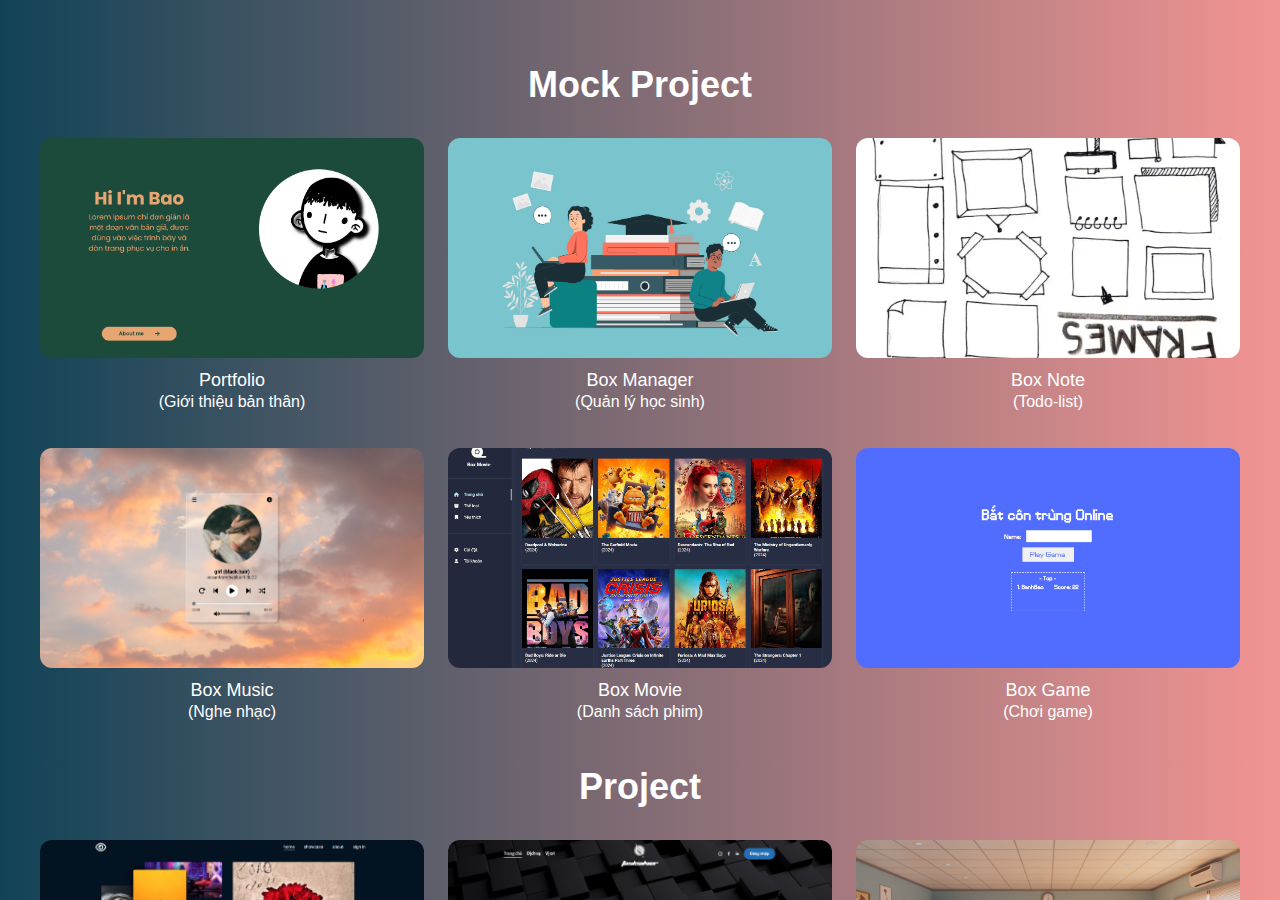
<file: index.html>
<!DOCTYPE html>
<html lang="en">
<head>
    <meta charset="UTF-8">
    <meta name="viewport" content="width=device-width, initial-scale=1.0">
    <title>Box Project</title>    
    <link rel="stylesheet" href="./assets/style.css">
</head>
<body>
    <div class="app">
        <div class="container">
            <h1>Mock Project</h1>
            <ul>
                <a target="_blank" href="https://mock-project.netlify.app/portfolio/">
                    <li>
                        <div class="image-wrapper">
                            <img class="image" src="./assets/po.jpg" />
                        </div>
                        <p>Portfolio <br/> <span>(Giới thiệu bản thân)</span></p>
                    </li>
                </a>
                <a target="_blank" href="https://mock-project.netlify.app/box-manager/">
                    <li>
                        <div class="image-wrapper">
                            <img class="image" src="./assets/ma.jpg" />
                        </div>
                        <p>Box Manager <br/> <span>(Quản lý học sinh)</span</p>
                    </li>
                </a>
                <a target="_blank" href="https://mock-project.netlify.app/box-note/">
                    <li>
                        <div class="image-wrapper">
                            <img class="image" src="./assets/no.jpg" />
                        </div>
                        <p>Box Note <br/> <span>(Todo-list)</span</p>
                    </li>
                </a>
                <a target="_blank" href="https://mock-project.netlify.app/box-music/">
                    <li>
                        <div class="image-wrapper">
                            <img class="image" src="./assets/nh.jpg" />
                        </div>
                        <p>Box Music <br/> <span>(Nghe nhạc)</span</p>
                    </li>
                </a>
                <a target="_blank" href="https://mock-project.netlify.app/box-movie/">
                    <li>
                        <div class="image-wrapper">
                            <img class="image" src="./assets/mo.jpg" />
                        </div>
                        <p>Box Movie <br/> <span>(Danh sách phim)</span</p>
                    </li>
                </a>
                <a target="_blank" href="https://batbo.netlify.app">
                    <li>
                        <div class="image-wrapper">
                            <img class="image" src="./assets/ga.jpg" />
                        </div>
                        <p>Box Game <br/> <span>(Chơi game)</span</p>
                    </li>
                </a>                
            </ul>

            <h1>Project</h1>
            <ul>
                <a target="_blank" href="https://hdangbao01.github.io/glimpse-sn/index.html">
                    <li>
                        <div class="image-wrapper">
                            <img class="image" src="./assets/pi.jpg" />
                        </div>
                        <p>glimpse <br/> <span>(Kho ảnh)</span</p>
                    </li>
                </a>
                <a target="_blank" href="https://tasksilver.netlify.app/">
                    <li>
                        <div class="image-wrapper">
                            <img class="image" src="./assets/ta.jpg" />
                        </div>
                        <p>tasksilver <br/> <span>(Cho thuê người giúp việc)</span</p>
                    </li>
                </a>
                <a target="_blank" href="https://vku.netlify.app/">
                    <li>
                        <div class="image-wrapper">
                            <img class="image" src="./assets/3d.jpg" />
                        </div>
                        <p>VKU Simulate <br/> <span>(Mô phỏng VKU)</span</p>
                    </li>
                </a>
            </ul>
        </div>
    </div>
</body>
</html>
</file>
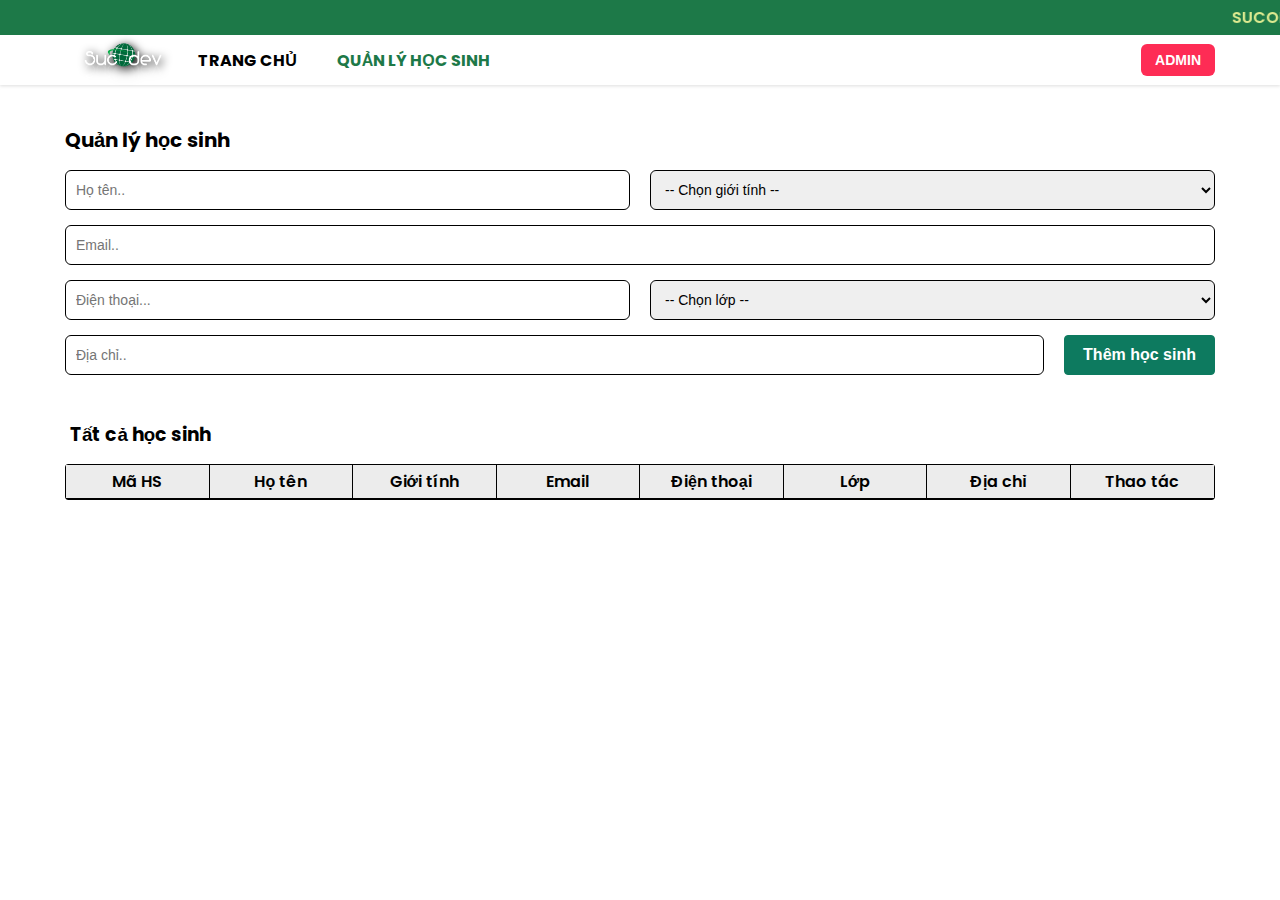
<file: box-manager/index.html>
<!DOCTYPE html>
<html lang="en">

<head>
    <meta charset="UTF-8">
    <meta name="viewport" content="width=device-width, initial-scale=1.0">
    <title>Student manager</title>
    <link rel="stylesheet" href="./assets/css/global.css">
    <link rel="stylesheet" href="./assets/css/header.css">
    <link rel="stylesheet" href="./assets/css/table.css">
    <link rel="stylesheet" href="https://cdnjs.cloudflare.com/ajax/libs/font-awesome/6.5.1/css/all.min.css"
        integrity="sha512-DTOQO9RWCH3ppGqcWaEA1BIZOC6xxalwEsw9c2QQeAIftl+Vegovlnee1c9QX4TctnWMn13TZye+giMm8e2LwA=="
        crossorigin="anonymous" referrerpolicy="no-referrer" />
</head>

<body>
    <section class="main">
        <header class="header-wrapper">
            <div class="header-top">
                <div class="about">
                    <marquee dicrection="scroll" class="about-text">SUCODEV - HỖ TRỢ - KẾT NỐI - PHÁT TRIỂN
                    </marquee>
                </div>
            </div>
            <div class="menu">
                <div class="menu-bar">
                    <div class="menu-main">
                        <img class="about-logo" src='./images/sucodev.png' alt='logo-sucodev' />
                        <ul class="menu-list">
                            <li class="menu-item">Trang chủ</li>
                            <li class="menu-item active">Quản lý học sinh</li>
                        </ul>
                    </div>

                    <div class="about-contry">
                        <button class="menu-item btn-login">ADMIN</button>
                    </div>
                </div>
            </div>
        </header>

        <section class="content-wrapper">
            <div class="manager">
                <!-- <div class="manager-type"> -->
                    <p class="manager-header">Quản lý học sinh</p>
                    <div class="block">
                        <input id="name" class="input-info" placeholder="Họ tên.." />                        
                        <select id="gender" class="input-info">
                            <option value="" disabled selected>-- Chọn giới tính --</option>
                            <option value="Nam">Nam</option>
                            <option value="Nữ">Nữ</option>
                            <option value="Khác">Khác</option>
                        </select>
                    </div>

                    <div class="block">
                        <input id="email" class="input-info" placeholder="Email.." />
                    </div>

                    <div class="block">
                        <input id="phone" class="input-info" placeholder="Điện thoại..." />
                        <select id="class" class="input-info">
                            <option value="" disabled selected>-- Chọn lớp --</option>
                            <option value="19IT">19IT</option>
                            <option value="20IT">20IT</option>
                            <option value="21IT">21IT</option>
                        </select>
                    </div>

                    <div class="block">
                        <input id="address" class="input-info" placeholder="Địa chỉ.." />
                        <button class="btn-pro5">Thêm học sinh</button>
                    </div>
                <!-- </div> -->

                <h3 class="table-title">Tất cả học sinh</h3>

                <div class="table-ticket">
                    <ul class="table-list-header">
                        <li class="table-item">Mã HS</li>
                        <li class="table-item">Họ tên</li>
                        <li class="table-item">Giới tính</li>
                        <li class="table-item">Email</li>
                        <li class="table-item">Điện thoại</li>
                        <li class="table-item">Lớp</li>
                        <li class="table-item">Địa chỉ</li>
                        <li class="table-item">Thao tác</li>
                    </ul>
                    <div class="table-list-sudent">
                    </div>
                    <!-- <ul class="table-list">
                        <li class="table-item">1</li>
                        <li class="table-item">Dang Bao</li>
                        <li class="table-item">Nam</li>
                        <li class="table-item">hdangbao01@gmail.com</li>
                        <li class="table-item">0335452018</li>
                        <li class="table-item">19IT</li>
                        <li class="table-item">Da Nang</li>
                        <li class="table-item">
                            <button class="btn-delete">Xoá</button>
                        </li>
                    </ul> -->
                </div>
            </div>
        </section>
    </section>

    <script src="./assets/js/app.js"></script>
</body>

</html>
</file>
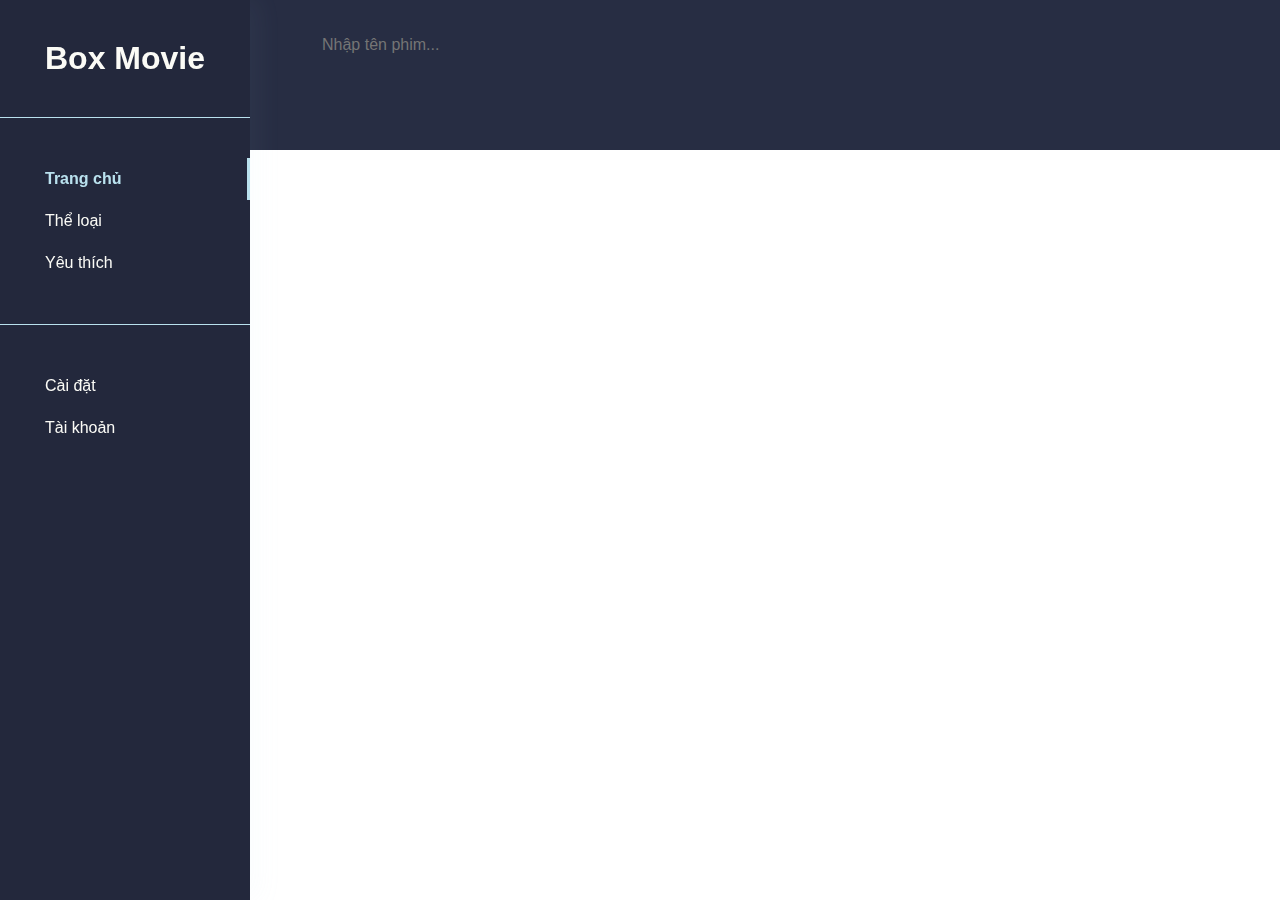
<file: box-movie/index.html>
<!DOCTYPE html>
<html lang="en">

<head>
    <meta charset="UTF-8">
    <meta http-equiv="X-UA-Compatible" content="IE=edge">
    <meta name="viewport" content="width=device-width, initial-scale=1.0">
    <title>Box Movie</title>
    <link rel="stylesheet" href="https://cdnjs.cloudflare.com/ajax/libs/font-awesome/6.5.2/css/all.min.css"
        integrity="sha512-SnH5WK+bZxgPHs44uWIX+LLJAJ9/2PkPKZ5QiAj6Ta86w+fsb2TkcmfRyVX3pBnMFcV7oQPJkl9QevSCWr3W6A=="
        crossorigin="anonymous" referrerpolicy="no-referrer" />
    <link rel="stylesheet" href="./assets/style.css">
</head>

<body>
    <section class="app">
        <nav class="nav">
            <div class="nav-header">
                <i class="fa-solid fa-tape"></i>
                <h1>Box Movie</h1>
            </div>
            <ul class="nav-bar">
                <li class="nav-item active"><i class="fa-solid fa-house"></i> Trang chủ</li>
                <li class="nav-item"><i class="fa-solid fa-box-archive"></i> Thể loại</li>
                <li class="nav-item"><i class="fa-solid fa-bookmark"></i> Yêu thích</li>
            </ul>
            <ul class="nav-bar">
                <li class="nav-item"><i class="fa-solid fa-gear"></i> Cài đặt</li>
                <li class="nav-item"><i class="fa-solid fa-user"></i> Tài khoản</li>
            </ul>
        </nav>

        <section class="content">
            <div class="search-wrapper">
                <i class="fa-solid fa-magnifying-glass"></i>
                <input class="content-search" type="text" placeholder="Nhập tên phim..." />
            </div>
            <div class="list-movie"></div>
            <div class="pagination"></div>
        </section>

        <div class="overlay"></div>
        <div class="modal"></div>
    </section>

    <script src="./assets/app.js"></script>
</body>

</html>
</file>
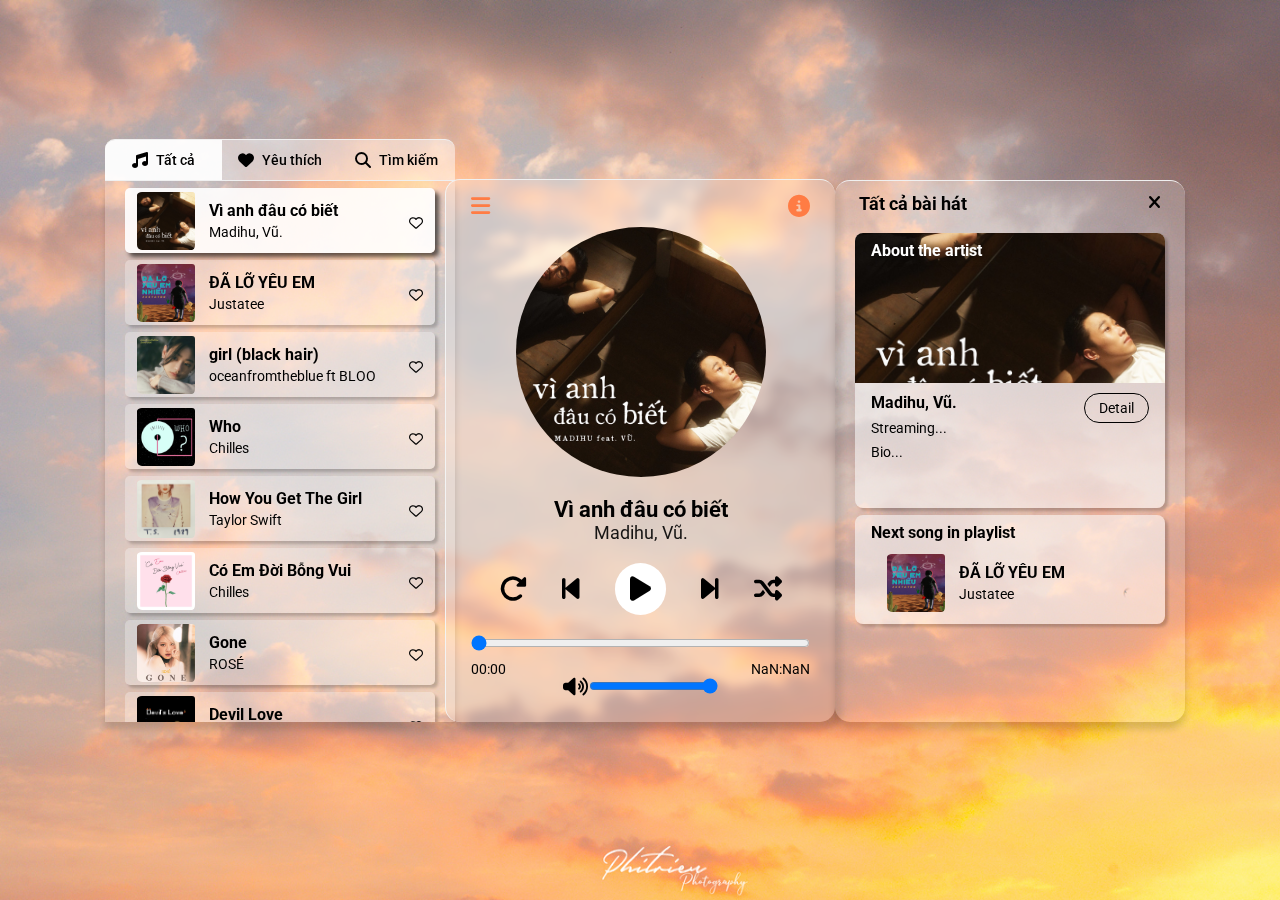
<file: box-music/index.html>
<!DOCTYPE html>
<html lang="en">

<head>
    <meta charset="UTF-8">
    <meta http-equiv="X-UA-Compatible" content="IE=edge">
    <meta name="viewport" content="width=device-width, initial-scale=1.0">
    <title>Box Music</title>
    <link rel="stylesheet" href="./assets/style.css">
    <link rel="stylesheet" href="https://cdnjs.cloudflare.com/ajax/libs/font-awesome/6.2.0/css/all.min.css">
    <link href="https://fonts.googleapis.com/css2?family=Roboto:wght@100;300;400;500;700&display=swap" rel="stylesheet">
    <!-- Google tag (gtag.js) -->
    <script async src="https://www.googletagmanager.com/gtag/js?id=G-YSS8X7B4SY"></script>
    <script>
    window.dataLayer = window.dataLayer || [];
    function gtag(){dataLayer.push(arguments);}
    gtag('js', new Date());

    gtag('config', 'G-YSS8X7B4SY');
    </script>
</head>

<body>
    <div class="app">
        <div class="dashboard">
            <div class="list">
                <i class="fa-solid fa-bars btn-playlist active"></i>
                <i class="fa-solid fa-circle-info btn-infor active"></i>
            </div>
            <div class="main">
                <div class="cd">
                </div>

                <div class="name">
                    <h2>title</h2>
                    <h4>artist</h4>
                </div>

                <div class="control">
                    <div class="btn btn-repeat">
                        <i class="fa-solid fa-rotate-right"></i>
                    </div>
                    <div class="btn btn-prev">
                        <i class="fa-solid fa-backward-step"></i>
                    </div>
                    <div class="btn btn-play">
                        <i class="fa-solid fa-play" id="play"></i>
                        <i class="fa-solid fa-pause" id="pause"></i>
                    </div>
                    <div class="btn btn-next">
                        <i class="fa-solid fa-forward-step"></i>
                    </div>
                    <div class="btn btn-shuff">
                        <i class="fa-solid fa-shuffle"></i>
                    </div>
                </div>

                <input id="progress" class="progress" type="range" value="0" step="1" min="0" max="100">

                <div class="time">
                    <div class="time-process"></div>
                    <div class="time-full"></div>
                </div>

                <div class="volumn">
                    <i class="fas fa-volume-up volumn-icon"></i>
                    <i class="fas fa-volume-mute volumn-mute mute"></i>
                    <input class="volumn-value" type="range" value="100" step="1" min="0" max="100">
                </div>

                <audio id="audio" src=""></audio>
            </div>
            <div class="menu-wrapper">
                <div class="nav-menu">
                    <div class="nav-menu-item active" data-index="1">
                        <i class="fa-solid fa-music"></i>
                        Tất cả
                    </div>
                    <div class="nav-menu-item" data-index="2">
                        <i class="fa-solid fa-heart"></i>
                        Yêu thích
                    </div>
                    <div class="nav-menu-item" data-index="3">
                        <i class="fa-solid fa-magnifying-glass"></i>
                        Tìm kiếm
                    </div>
                </div>
                <div class="search">
                    <input type="text" class="search-input" />
                </div>
                <div class="playlist">
                </div>
            </div>
            <div class="infor">
                <div class="next-song-header">
                    <h2 class="">Tất cả bài hát</h2>
                    <i class="fa-solid fa-xmark icon-close-infor"></i>
                </div>
                <div class="infor-block-artist">
                    <h3 class="next-song-title about">About the artist</h3>
                    <div class="infor-artist-wrapper">
                        <div class="infor-artist-bg">
                        </div>                        
                        <div class="infor-detail">
                            <div class="infor-detail-btn">Detail</div>
                            <h3 class="infor-detail-artist"></h3>
                            <p style="margin: 8px 0;">Streaming...</p>
                            <p>Bio...</p>
                        </div>
                    </div>
                </div>
                <div class="infor-block-next">
                    <h3 class="next-song-title">Next song in playlist</h3>
                    <div class="next-song">
                        <div class="thumb-next">
                        </div>
                        <div class="body">
                            <h3 class="title-next"></h3>
                            <p class="author-next"></p>
                        </div>
                    </div>
                </div>
            </div>
        </div>
    </div>

    <script src="./assets/app.js"></script>
</body>

</html>
</file>
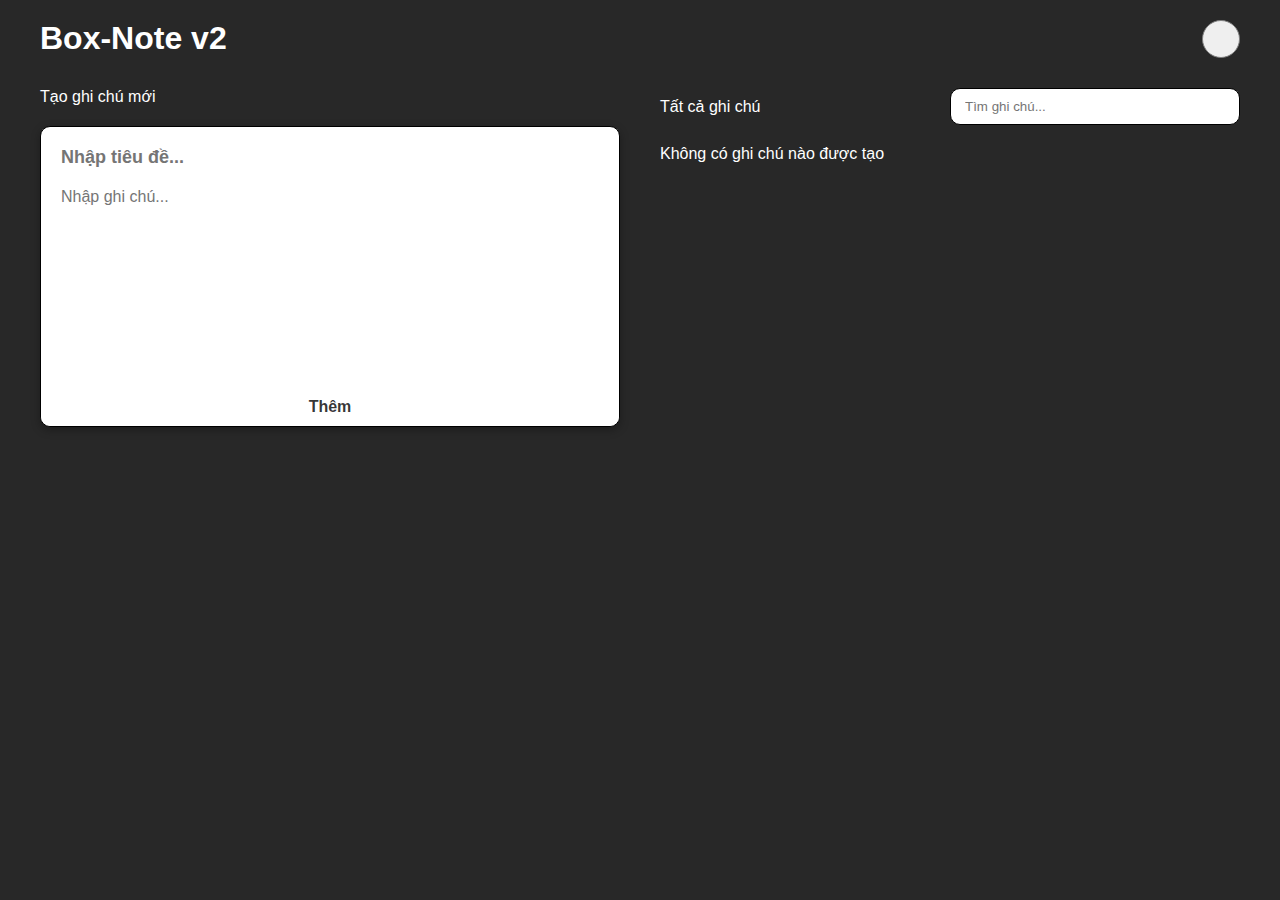
<file: box-note/index.html>
<!DOCTYPE html>
<html lang="en">

<head>
    <meta charset="UTF-8">
    <meta name="viewport" content="width=device-width, initial-scale=1.0">
    <title>Box Note</title>
    <link rel="stylesheet" href="./style.css">
    <link rel="stylesheet" href="https://cdnjs.cloudflare.com/ajax/libs/font-awesome/6.5.1/css/all.min.css"
        integrity="sha512-DTOQO9RWCH3ppGqcWaEA1BIZOC6xxalwEsw9c2QQeAIftl+Vegovlnee1c9QX4TctnWMn13TZye+giMm8e2LwA=="
        crossorigin="anonymous" referrerpolicy="no-referrer" />
</head>

<body>
    <div class="main">
        <div class="container">
            <header class="header-wrap">
                <h1>Box-Note v2</h1>
                <button class="mode">
                    <i class="fa-solid fa-sun"></i>
                </button>
            </header>
            <div class="body">
                <div class="body-create">
                    <p class="body-create-title">Tạo ghi chú mới</p>
                    <div class="wrap-body">
                        <div class="wrap-input">
                            <input placeholder="Nhập tiêu đề..." type="text" class="input-create" />
                            <textarea placeholder="Nhập ghi chú..." rows="10" class="note-type"></textarea>
                        </div>
                        <button class="btn-add">Thêm</button>
                    </div>
                </div>
                <div class="body-note">
                    <p class="body-create-title">
                        Tất cả ghi chú
                        <input placeholder="Tìm ghi chú..." type="text" class="search" />
                    </p>
                    <ul class="note-list">
                    </ul>
                </div>
            </div>
        </div>

        <div class="modal-wrap">
            <div class="modal-overlay"></div>

            <div class="modal-body">
                <div class="modal-main">
                </div>
                <div class="modal-footer">
                    <div></div>
                    <div>
                        <button class="btn-edit">Sửa</button>
                        <button class="btn-close">Đóng</button>
                    </div>
                </div>
            </div>
        </div>
    </div>

    <script src="./app.js"></script>
</body>

</html>
</file>
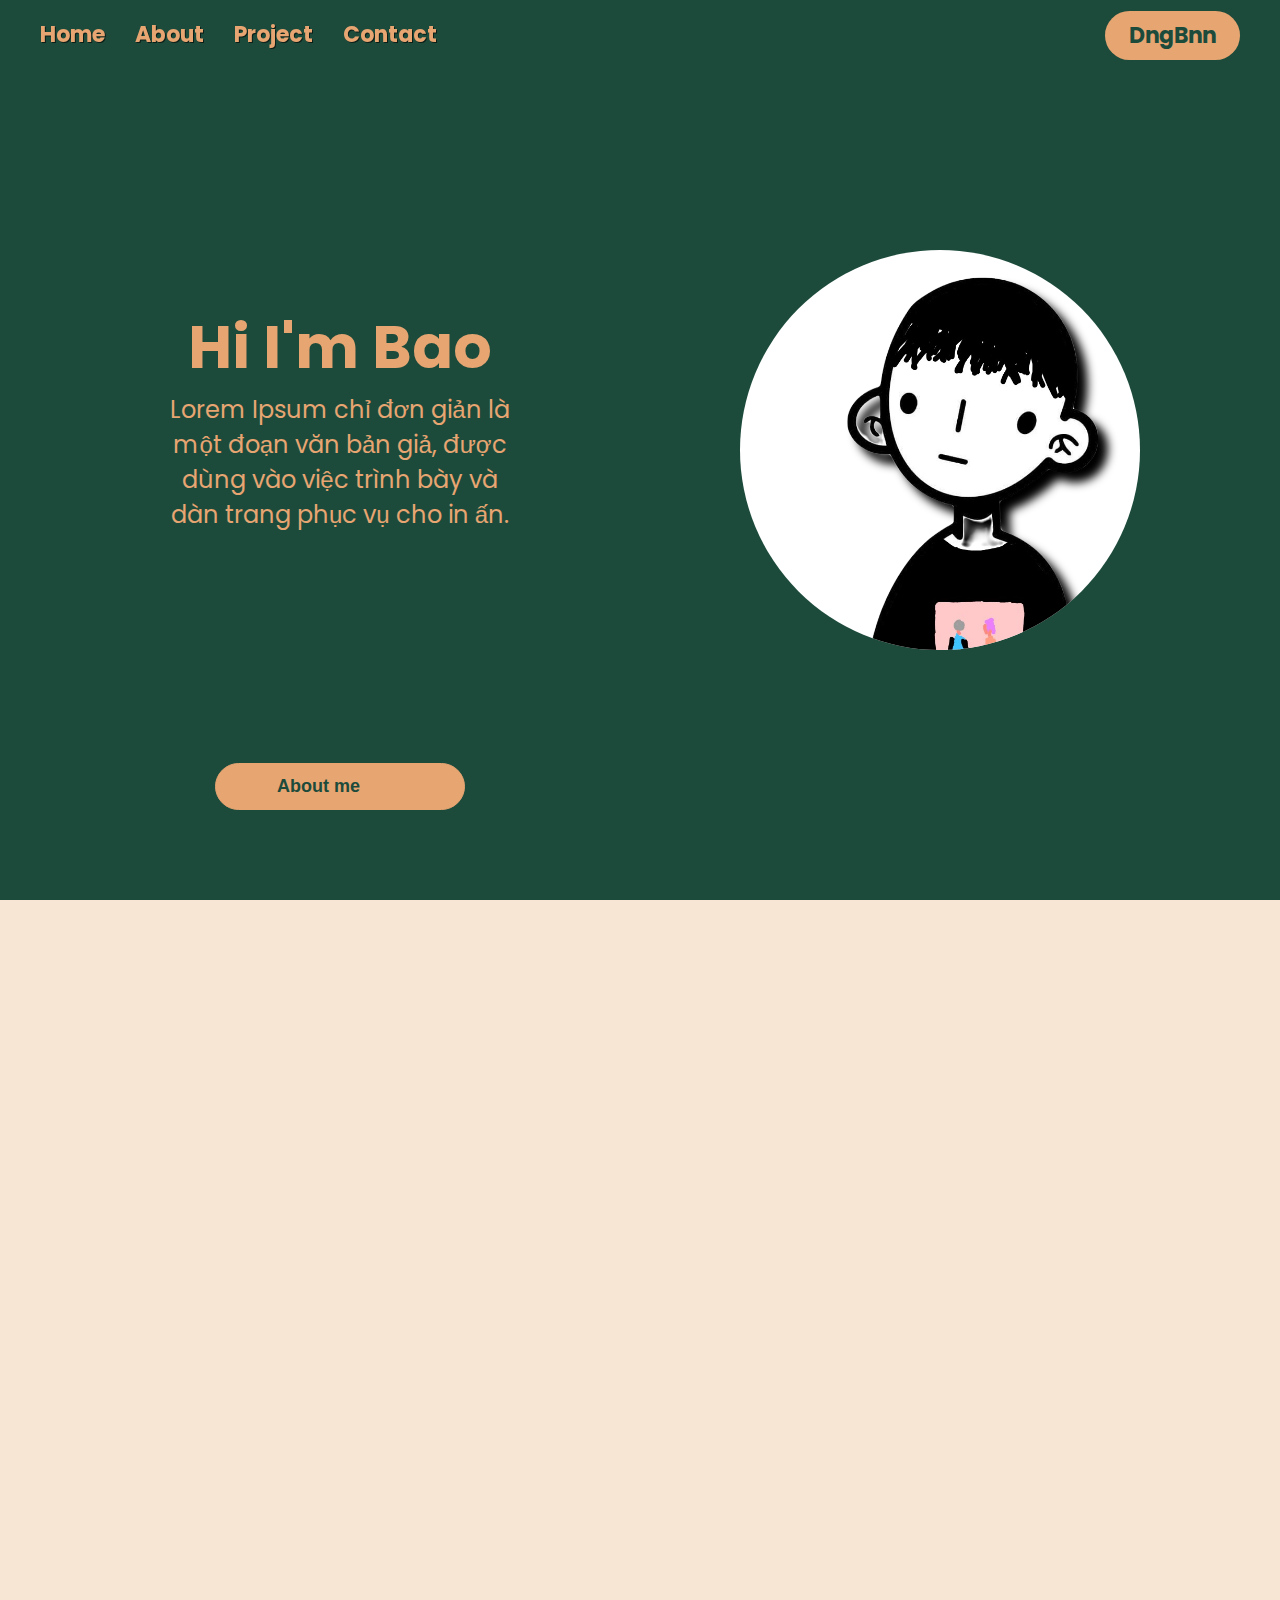
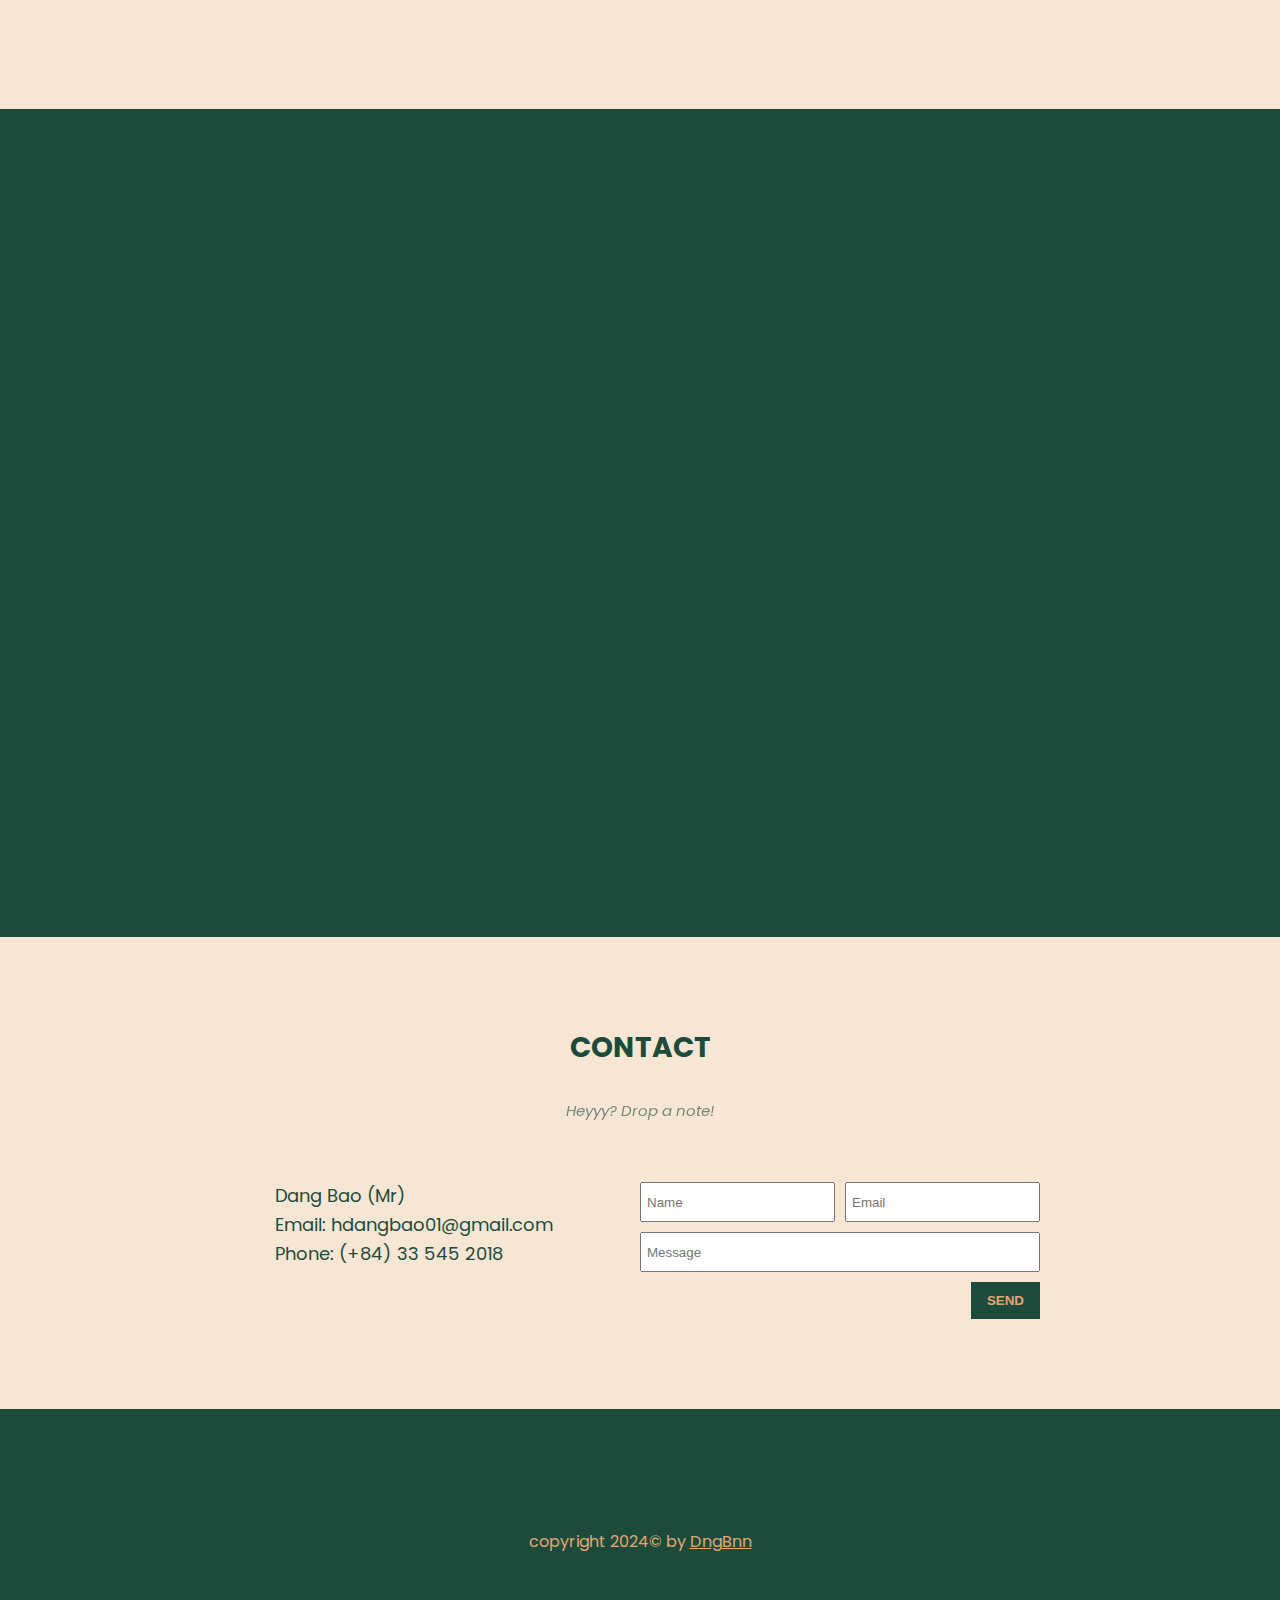
<file: portfolio/index.html>
<!DOCTYPE html>
<html lang="en">

<head>
    <meta charset="UTF-8">
    <meta name="viewport" content="width=device-width, initial-scale=1.0">
    <title>Portfolio</title>
    <link rel="stylesheet" href="./assets/css/style.css">
    <link rel="stylesheet" href="https://cdnjs.cloudflare.com/ajax/libs/font-awesome/6.5.1/css/all.min.css"
        integrity="sha512-DTOQO9RWCH3ppGqcWaEA1BIZOC6xxalwEsw9c2QQeAIftl+Vegovlnee1c9QX4TctnWMn13TZye+giMm8e2LwA=="
        crossorigin="anonymous" referrerpolicy="no-referrer" />
    <link rel="preconnect" href="https://fonts.googleapis.com">
    <link rel="preconnect" href="https://fonts.gstatic.com" crossorigin>
</head>

<body>
    <section class="main">
        <header class="header">
            <div class="wrapper">
                <ul class="nav">
                    <li class="nav-item"><a class="text-link" href="#">Home</a></li>
                    <li class="nav-item"><a class="text-link" href="#about">About</a></li>
                    <li class="nav-item"><a class="text-link" href="#project">Project</a></li>
                    <li class="nav-item"><a class="text-link" href="#contact">Contact</a></li>
                </ul>
                <div class="logo">
                    DngBnn
                </div>
            </div>
        </header>

        <section class="container body">
            <div class="left">
                <div class="body-desc"></div>
                <div class="body-bio">
                    <div class="body-desc">Hi I'm Bao</div>
                    Lorem Ipsum chỉ đơn giản là một đoạn văn bản giả, được dùng vào việc trình bày và dàn trang phục vụ
                    cho in ấn.
                </div>
                <a href="#about" class="btn-link">
                    <button class="body-btn">About me <i class="fa-solid fa-arrow-right"></i></button>
                </a>
            </div>
            <div class="right">
                <div class="spotlight">
                    <img class="body-image" src="./public/images/nger.png" />
                </div>
            </div>
        </section>

        <section id="about" class="about">
            <div class="container">
                <div class="about-wrapper content">
                    <div class="left">
                        <div>
                            <h2 class="title">
                                ABOUT ME
                            </h2>
                            <div class="bio">
                                Lorem Ipsum chỉ đơn giản là một đoạn văn bản giả, được dùng vào việc trình bày và dàn
                                trang phục vụ cho in ấn. Lorem Ipsum đã được sử dụng như một văn bản chuẩn cho ngành
                                công nghiệp in ấn từ những năm 1500, khi một họa sĩ vô danh ghép nhiều đoạn văn bản với
                                nhau để tạo thành một bản mẫu văn bản.
                            </div>
                        </div>

                        <div class="about-skill">
                            <div class="about-skill-title">SKILLS</div>

                            <ul class="about-list">
                                <li class="about-item">HTML/CSS</li>
                                <li class="about-item">SCSS</li>
                                <li class="about-item">Javascript</li>
                                <li class="about-item">Tailwind</li>
                                <li class="about-item">ReactJS</li>
                                <li class="about-item">VueJS</li>
                                <li class="about-item">ThreeJS</li>
                                <li class="about-item">...</li>
                            </ul>
                        </div>
                    </div>

                    <div class="right">
                        <img class="about-image" src="./public/images/screen.jpg" />
                    </div>
                </div>
            </div>
            </div>
        </section>

        <section id="project" class="content container project">
            <h2 class="title">PROJECT</h2>
            <p class="slogan">Some projects</p>
            <p class="bio">Lorem Ipsum chỉ đơn giản là một đoạn văn bản giả, được dùng vào việc trình bày và dàn trang
                phục vụ cho in ấn. Lorem Ipsum đã được sử dụng như một văn bản chuẩn cho ngành công nghiệp in ấn từ
                những năm 1500, khi một họa sĩ vô danh ghép nhiều đoạn văn bản với nhau để tạo thành một bản mẫu văn
                bản. Đoạn văn bản này không những đã tồn tại năm thế kỉ, mà khi được áp dụng vào tin học văn phòng, nội
                dung của nó vẫn không hề bị thay đổi. Nó đã được phổ biến trong những năm 1960 nhờ việc bán những bản
                giấy Letraset in những đoạn Lorem Ipsum, và gần đây hơn, được sử dụng trong các ứng dụng dàn trang, như
                Aldus PageMaker.</p>

            <div class="project-list">
                <div class="project-item">
                    <h1 class="project-name">Project</h1>
                    <p class="project-type">Front-end</p>
                    <div class="project-item-img">
                        <img class="img-project" src="./public/images/project.png" alt="project-item">
                    </div>
                </div>

                <div class="project-item">
                    <h1 class="project-name">Project</h1>
                    <p class="project-type">Front-end</p>
                    <div class="project-item-img">
                        <img class="img-project" src="./public/images/project.png" alt="project-item">
                    </div>
                </div>

                <div class="project-item">
                    <h1 class="project-name">Project</h1>
                    <p class="project-type">Front-end</p>
                    <div class="project-item-img">
                        <img class="img-project" src="./public/images/project.png" alt="project-item">
                    </div>
                </div>
            </div>
        </section>

        <section id="contact" class="contact">
            <div class="container-contact">
                <h2 class="title">CONTACT</h2>
                <p class="slogan">Heyyy? Drop a note!</p>

                <div class="row">
                    <div class="contact-ss">
                        <i class="fa-solid fa-user"></i>Dang Bao (Mr) <br>
                        <i class="fa-solid fa-envelope"></i>Email: hdangbao01@gmail.com <br>
                        <i class="fa-solid fa-phone"></i>Phone: (+84) 33 545 2018
                    </div>

                    <div class="contact-ss">
                        <form action="">
                            <div class="row">
                                <div class="contac-if">
                                    <input type="text" placeholder="Name" class="style-ip">
                                </div>
                                <div class="contac-if">
                                    <input type="email" placeholder="Email" class="style-ip">
                                </div>
                            </div>

                            <div class="row">
                                <div class="contac-ms">
                                    <input type="text" placeholder="Message" class="style-ip">
                                </div>
                            </div>

                            <input type="submit" value="SEND" class="style-btn">
                        </form>
                    </div>
                </div>
            </div>
        </section>

        <footer>
            <div class="footer">
                <div class="social-icon">
                    <a href="https://www.facebook.com/hdangbao01/" class="icon-item"><i class="fa-brands fa-facebook"></i></a>
                    <a href="https://www.instagram.com/_baodng/" class="icon-item"><i class="fa-brands fa-instagram"></i></a>
                    <a href="#" class="icon-item"><i class="fa-brands fa-linkedin-in"></i></i></a>
                </div>

                <div class="about-us">
                    <p>copyright 2024© by <a href="#">DngBnn</a></p>
                </div>
            </div>
        </footer>
    </section>

    <script src="./assets/js/app.js"></script>
</body>

</html>
</file>
<file: assets/style.css>
* {
    margin: 0;
    padding: 0;
    box-sizing: border-box;
}
  
html {
    scroll-behavior: smooth;
}
  
body {
    font-family: "Inter", sans-serif;
    text-rendering: optimizeLegibility;
    -webkit-font-smoothing: antialiased;
    -moz-osx-font-smoothing: grayscale;
}
  
.app {
    position: relative;
    width: 100%;
    height: 100vh;
    background: #114357;
    background: -webkit-linear-gradient(to left, #F29492, #114357);
    background: linear-gradient(to left, #F29492, #114357);
    overflow-y: scroll;
}

.container {
    width: 1200px;
    margin: 0 auto;
    padding: 32px 0;    
    color: #fff;
}

.container h1 {
    text-align: center;
    margin: 32px 0;    
    font-size: 36px;
    font-weight: 600;
}

.container ul {
    display: grid;
    grid-template-columns: repeat(auto-fit, minmax(320px, 1fr));
    gap: 24px;
}

.container ul a {
    text-decoration: none;
}

.container ul li {
    list-style: none;
    font-size: 18px;
    font-weight: 500;  
    color: #fff;
    text-align: center;
}

.container ul li span {
    font-size: 16px;
    font-weight: 400;  
}

.image-wrapper {
    width: 100%;
    height: 220px;
    border-radius: 12px;
    overflow: hidden;
}

.image {
    width: 100%;
    height: 100%;
    object-fit: cover;
    transition: all 0.4s;
}

.container ul li:hover .image {
    transform: scale(1.2);
}

.container ul li p {
    margin: 12px 0;
}

@media screen and (max-width: 1200px) {
    .container {
        width: 100%;
        padding: 32px;
    }
  }
</file>
<file: box-manager/assets/css/global.css>
@import url('https://fonts.googleapis.com/css2?family=Poppins:ital,wght@0,100;0,200;0,300;0,400;0,500;0,600;0,700;0,800;0,900;1,100;1,200;1,300;1,400;1,500;1,600;1,700;1,800;1,900&display=swap');

:root {
    --primary: #1D7948;
}

* {
    padding: 0;
    margin: 0;
    box-sizing: border-box;

}

body {
    font-family: "Poppins", sans-serif;
}

html {
    scroll-behavior: smooth;
}

.main {
    position: relative;
    width: 100%;
    display: flex;
    align-items: center;
    flex-direction: column;
}
</file>
<file: box-manager/assets/css/header.css>
.header-wrapper {
    position: fixed;
    z-index: 9;
    width: 100%;
    height: 85px;
    display: flex;
    flex-direction: column;
    align-items: center;
    box-shadow: 0px 1px 3px rgba(192, 192, 192, 0.5);
}

.header-top {
    width: 100%;
    background-color: var(--primary);
    height: 35px;
    display: flex;
    flex-direction: column;
    align-items: center;
}

.about {    
    width: 100%;
    height: 100%;
    display: flex;    
    color: #DDEA90;
    font-weight: 600;
    align-items: center;
    justify-content: space-between;
}

.about-text {
    font-size: 16px;
}

.about-contry {
    font-size: 13px;
    display: flex;
    align-items: center;
    font-weight: 600;
}

.about-logo {
    height: 80px;
    filter: drop-shadow(2px 2px 5px black);
}

.menu {
    z-index: 10;
    width: 1150px;
    height: 50px; 
    background-color: white;
}

.menu-bar {
    display: flex;
    align-items: center;
    justify-content: space-between;
    height: 50px;
}

.menu-main {
    display: flex;
    align-items: center;
}

.logo {
    width: 50px;
    height: 50px;
    cursor: pointer;
    margin-top: 3px;
}

.menu-list {
    display: flex;    
    align-items: center;
}

.menu-list Link {
    text-decoration: none;
}

.menu-item {
    list-style: none;
    text-transform: uppercase;
    font-weight: 700;
    margin: 0 20px;
    font-size: 16px;
    color: black;
}

.menu-item.active {
    color: var(--primary);
}

.menu-item:hover {
    cursor: pointer;
    color: var(--primary);
}

.btn-login, .btn-logout {
    border-radius: 6px;
    color: rgb(255, 255, 255);
    background-color: rgb(254, 44, 85);
    padding: 8px 14px;
    font-size: 14px;
    cursor: pointer;
    outline: none;
    border: none;
    margin: 0;
}

.btn-login:hover, .btn-logout:hover {
    color: rgb(255, 255, 255);
    background: linear-gradient(0deg, rgba(0, 0, 0, 0.06), rgba(0, 0, 0, 0.06)), rgb(254, 44, 85);
}

.menu-user {
    display: flex;
    align-items: center;
}
</file>
<file: box-manager/assets/css/table.css>
.content-wrapper {
    position: absolute;
    top: 85px;
    width: 1150px;
    height: calc(100vh - 85px);
}

.manager {
    width: 100%;
}

.manager-type {
    width: 75%;
    margin: 0 auto;
}

.manager-header {
    font-size: 20px;
    font-weight: 700;
    margin-top: 40px;
    margin-bottom: 10px;
}

.block {
    margin-top: 15px;
    display: flex;
    justify-content: space-between;
    align-items: center;
}

.input-info {
    flex: 1;
    width: 350px;
    height: 40px;
    outline: none;
    border: 1px solid black;
    border-radius: 6px;
    padding: 0px 10px;
    font-size: 14px;
}

.input-info:focus {
    border: 2px solid var(--primary);
}

/* .input-info:nth-child(1) {
    margin-right: 10px;
}

.input-info:nth-child(2){
    margin-left: 10px;
} */

.input-info + .input-info {
    margin-left: 20px;
}

.btn-pro5 {
    float: right;
    cursor: pointer;
    background: rgb(13, 122, 95);
    outline: 0px;
    border: 1px solid rgb(13, 122, 95);
    border-radius: 4px;
    box-shadow: none;
    font-size: 16px;
    font-weight: 600;
    color: rgb(255, 255, 255);
    padding: 10px 18px;
    margin: 0px;
    margin-left: 20px;
}

.btn-pro5:hover {
    opacity: 0.9;
}

.table-title {
    margin-top: 40px;
    margin-bottom: 10px;
    padding: 5px;
}

.table-ticket {
    border: 1px solid black;
    border-radius: 3px;
}

.table-list-header,
.table-list,
.table-item {
    display: flex;
    list-style: none;
    justify-content: space-around;
}

.table-list-header {
    border-bottom: 1px solid black;
    background-color: #ececec;
}

.table-list-header,
.table-list{
    border-bottom: 1px solid black;
}

.table-list:last-child {
    border-bottom: none;
}

.table-list-header .table-item {
    font-weight: 600;
}

.table-item {
    width: calc(100% / 7);
    border-right: 1px solid black;
    padding: 4px;    
    align-items: center;
    text-align: center;
    white-space: nowrap;
    overflow: hidden;
    text-overflow: ellipsis;
}

.table-item:last-child {
    border-right: none;
}

.btn-delete {
    border: none;
    background-color: transparent;
    cursor: pointer;
    color: rgb(0, 0, 136);
    text-decoration: underline;
    padding: 5px;
}
</file>
<file: box-movie/assets/style.css>
@import url('https://fonts.googleapis.com/css2?family=Poppins:ital,wght@0,100;0,200;0,300;0,400;0,500;0,600;0,700;0,800;0,900;1,100;1,200;1,300;1,400;1,500;1,600;1,700;1,800;1,900&display=swap');

@keyframes showIn {
    from {
        opacity: 0;
        /* transform: scale(0.8); */
    }

    to {
        opacity: 1;
        /* transform: scale(1); */
    }
}

@keyframes slideTop {
    from {
        transform: translateY(-100%);
    }

    to {
        transform: translateY(0);
    }
}

:root {
    --primary: #23283c;
    --secondly: #b9e1ee;
    --background: #272d43;
    --text: #fbfbf6;
}

* {
    margin: 0;
    padding: 0;
    box-sizing: border-box;
    font-family: 'Roboto', sans-serif;
}

body {
    font-family: "Poppins"
}

.app {
    position: relative;
    width: 100%;
    min-height: 100vh;
}

.nav {
    position: fixed;
    top: 0;
    left: 0;
    bottom: 0;
    width: 250px;    
    color: var(--text);
    background-color: var(--primary);
    z-index: 10;
    display: flex;
    flex-direction: column;

    box-shadow: rgba(185, 225, 238, 0.05) 10px 0px 24px;
}

.nav-header {
    text-align: center;
    border-bottom: 1px solid var(--secondly);
    padding: 40px 0;
}

.nav-header i {
    font-size: 50px;
    margin-bottom: 12px;
}

.nav-bar + .nav-bar {
    border-top: 1px solid var(--secondly);
}

.nav-bar {
    padding: 40px 0;
}

.nav-item {
    list-style: none;
    padding: 12px 30px;
}

.nav-item.active {
    font-weight: 600;
    color: var(--secondly);
    border-right: 3px solid var(--secondly);
}

.nav-item:hover {
    cursor: pointer;
    color: var(--secondly);
    border-right: 3px solid var(--secondly);
}

.nav-item i {
    text-align: center;
    width: 20px;
    margin-right: 15px;
}

.content {
    position: absolute;
    width: calc(100% - 250px);
    left: 250px;
    padding: 20px 40px;    
    color: var(--text);
    background-color: var(--background);
}

.search-wrapper {
    display: flex;
    width: 350px;
    align-items: center;
    border-radius: 20px;
    padding: 8px 16px;
    margin-bottom: 20px;
}

.search-wrapper i {
    font-size: 18px;
}

.content-search {    
    font-size: 16px;
    padding: 8px 16px;
    background-color: transparent;
    color: var(--text);
    border: none;
    outline: none;
    flex: 1;
}

.list-movie {
    column-count: 5;
    gap: 20px;
}

.card-item {
    position: relative;
    height: 400px;
    overflow: hidden;
    margin-bottom: 20px;

    box-shadow: rgba(185, 225, 238, 0.1) 0px 4px 12px;
}

.card-poster {
    position: absolute;
    width: 100%;
    height: 100%;
    object-fit: cover;
}

.card-title {
    position: absolute;
    bottom: 0;
    width: 100%;
    height: 100px;
    padding: 12px;
    padding-top: 18px;
    background-color: var(--background);
}

.card-overview {
    display: none;
    font-size: 14px;
    color: gray;
    margin-top: 8px;

    -webkit-line-clamp: 8;
    -webkit-box-orient: vertical;
    overflow: hidden;
    text-overflow: ellipsis;
}

.card-item:hover .card-title {
    cursor: pointer;
    height: 60%;
    background-color: rgb(255, 255, 255, 0.9);
    color: var(--primary);
}

.card-item:hover .card-overview {
    display: -webkit-box;
}

.pagination {
    display: flex;
    align-items: center;
    justify-content: space-between;
    padding: 20px 0;
}

.action {
    cursor: pointer;
}

.disable {
    cursor: no-drop;
    color: gray;
}

.pagination ul {
    display: flex;
    align-items: center;
    gap: 10px;
}

.pagination ul li {
    width: 35px;
    height: 35px;
    font-size: 14px;
    list-style: none;
    border-radius: 50%;
    display: flex;
    align-items: center;
    justify-content: center;
}

.pagination ul li:hover {
    cursor: pointer;
    color: var(--primary);
    background-color: var(--secondly);
}

.pagination ul li.active {
    color: var(--primary);
    font-weight: 600;
    background-color: var(--secondly);
}

.overlay {
    position: fixed;
    top: 0;
    left: 0;
    right: 0;
    bottom: 0;
    background-color: rgba(0, 0, 0, 0.6);
    z-index: 11;
    display: none;
}

.modal {    
    position: fixed;
    top: 50%;
    left: 50%;
    transform: translate(-50%, -50%);
    background-color: #23283c;
    border-radius: 12px;
    color: #fff;
    overflow: hidden;
    animation: showIn 0.4s;
    z-index: 20;
    display: none;
}

.modal-info {
    padding: 32px 48px;
    width: 450px;
    display: flex;
    flex-direction: column;
    gap: 12px;
}

.desc {
    font-size: 15px;
    color: rgb(206, 206, 206);
}

.modal-name {
    text-transform: uppercase;
    font-size: 32px;
    font-weight: 600;
    margin-bottom: 12px;
}

.modal-desc {
    margin-top: 12px;
}

.modal-img {
    width: 450px;
    height: 80vh;
    object-fit: cover;
}

@media screen and (max-width: 1600px) {
    .list-movie {
        column-count: 4;
    }
}

@media screen and (max-width: 1280px) {
    .list-movie {
        column-count: 3;
    }
}

@media screen and (max-width: 1080px) {
    .nav {
        display: none;
    }

    .content {
        width: 100%;
        left: 0;
    }
}

@media screen and (max-width: 800px) {
    .list-movie {
        column-count: 2;
    }
}

@media screen and (max-width: 550px) {
    .list-movie {
        column-count: 1;
    }
}
</file>
<file: box-music/assets/style.css>
* {
    margin: 0;
    padding: 0;
    box-sizing: border-box;
    font-size: 62.5%;
    /*10px = 1rem*/
    font-family: 'Roboto', sans-serif;
}

body {
    height: 100vh;
    width: 100%;
    background: url(./img/Falling-04.jpg) no-repeat;
    background-size: cover;
}

@keyframes slideInLeft {
    from {
        opacity: 1;
        transform: translateX(0);
    }

    to {
        opacity: 0;
        transform: translateX(calc(100%));
    }
}

@keyframes slideInRight {
    from {
        opacity: 0;
        transform: translateX(calc(100%));
    }

    to {
        opacity: 1;
        transform: translateX(0);
    }
}

@keyframes slideInTop {
    from {
        opacity: 0;
        transform: translateY(calc(-15%));
    }

    to {
        opacity: 1;
        transform: translateY(0);
    }
}

@keyframes scrollDown {
    from {
        margin-top: 0;
    }

    to {
        margin-top: 50px;
    }
}

@keyframes scrollBack {
    from {
        margin-top: 50px;
    }

    to {
        margin-top: 0;
    }
}

.app {
    display: flex;
    justify-content: center;
    align-items: center;
    height: 100%;
}

.dashboard {
    position: relative;
    width: 390px;
    background-color: rgba(255, 255, 255, 0.2);
    border-radius: 15px;
    padding: 25px;
    border-top: 1px solid rgb(240, 240, 240);
    border-left: 1px solid rgb(240, 240, 240);
    box-shadow: 7px 7px 7px rgba(0, 0, 0, 0.15);
    padding-top: 15px;
    backdrop-filter: blur(5px);
    -webkit-backdrop-filter: blur(5px);
}

.dashboard #play {
    font-size: 2.8rem;
    background-color: white;
    padding: 12px 15px;
    border-radius: 50px;
}

.dashboard #pause {
    display: none;
}

.dashboard.playing #pause {
    font-size: 2.8rem;
    background-color: white;
    padding: 12px 17px;
    border-radius: 50px;
    display: inline-block;
}

.dashboard.playing #play {
    display: none;
}

.dashboard .list {
    display: flex;
    justify-content: space-between;
}

.btn-play {
    width: 50px;
    text-align: center;
}

.btn-playlist,
.btn-infor {
    font-size: 2.2rem;
    cursor: pointer;
}

.btn-playlist.active,
.btn-infor.active {
    color: #ff7c44;
}

.btn.active {
    color: #ff7c44;
}

.cd {
    display: flex;
    justify-content: center;
    margin: 10px auto;
    width: 250px;
    height: 250px;
    border-radius: 125px;
    background-image: url(./img/music/vadcb.jfif);
    background-size: 250px;
}

.name {
    display: flex;
    flex-direction: column;
    align-items: center;
    margin: 20px;
}

.name h2 {
    font-size: 2.2rem;
    text-align: center;
}

.name h4 {
    font-size: 1.8rem;
    font-weight: normal;
    color: rgba(0, 0, 0, 0.9);
}

.control {
    display: flex;
    justify-content: space-around;
    margin: 10px;
    align-items: center;
}

.btn i {
    cursor: pointer;
    font-size: 2.8rem;
}

.btn i:hover {
    color: #ff7c44;
}

.progress {
    cursor: pointer;
    width: 100%;
    margin: 10px 0;
}

.time {
    display: flex;
    justify-content: space-between;
    font-size: 2.2rem;
}

.menu-wrapper {
    position: absolute;
    width: 350px;
    height: 100%;
    top: 0;
    right: 380px;
    background-color: rgba(255, 255, 255, 0.2);
    border-top: 1px solid rgb(240, 240, 240);
    box-shadow: 0 7px 7px rgba(0, 0, 0, 0.15);
    /* border-radius: 5px; */
    overflow: auto;
    animation: slideInRight 0.6s ease-in;
    z-index: 100;
}

.playlist {    
    animation: scrollBack 0.6s ease;
}

.playlist.active-search {
    margin-top: 50px;
    /* position: absolute;
    width: 350px;
    height: 100%;
    top: 0;
    right: 380px;
    background-color: rgba(255, 255, 255, 0.2);
    border-top: 1px solid rgb(240, 240, 240);
    box-shadow: 0 7px 7px rgba(0, 0, 0, 0.15);
    border-radius: 5px;
    overflow: auto; */
    animation: scrollDown 0.3s ease;
}

/* 
.playlist.active {
    display: none;
    animation: slideInLeft 0.6s ease;
}

.playlist::-webkit-scrollbar {
    width: 3em;
}

.playlist::-webkit-scrollbar-track {
    --webkit-box-shadow: inset 0 0 6px rgba(0, 0, 0, 0.3);
}

.playlist::-webkit-scrollbar-thumb {
    background-color: darkgrey;
    outline: 1px solid slategrey;
} */

.menu-wrapper.active {
    animation: slideInLeft 0.6s ease;
    display: none;
}

.infor.active {
    display: none;
}

.menu-wrapper::-webkit-scrollbar {
    width: 3em;
}

.menu-wrapper::-webkit-scrollbar-track {
    --webkit-box-shadow: inset 0 0 6px rgba(0, 0, 0, 0.3);
}

.menu-wrapper::-webkit-scrollbar-thumb {
    background-color: darkgrey;
    outline: 1px solid slategrey;
}

.nav-menu {
    width: 350px;    
    font-size: 2.2rem;
    font-weight: 500;
    position: fixed;
    top: 0;
    text-align: center;
    transform: translate(0, -100%);
    display: flex;
    border-radius: 10px 10px 0 0;
    overflow: hidden;
    
    background-color: rgba(255, 255, 255, 0.5);
    border-top: 1px solid rgb(240, 240, 240);
}  
    
.nav-menu div {
    height: 40px;
    display: flex;
    align-items: center;
    justify-content: center;
    padding: 10px 12px;
    flex: 1;
}

.nav-menu div i {
    font-size: 1.6rem;
    margin-right: 8px;
}

.nav-menu div.active,
.nav-menu div:hover {
    cursor: pointer;
    background-color: rgba(255, 255, 255, 0.9);
}

.search {
    width: 350px;    
    font-size: 2.2rem;
    font-weight: 500;
    position: fixed;
    top: 0;
    height: 50px;
    display: flex;
    align-items: center;
    
}

.search-input {
    width: 100%;
    margin: 0 20px;
    width: 100%;
    margin: 0 20px;
    padding: 6px 12px;
    border-radius: 5px;
    border: 1px solid transparent;    
    outline: none;
    box-shadow: 3px 3px 3px rgba(0, 0, 0, 0.2);
    display: none;
}

.search-input.active {
    display: block;
    animation: slideInTop 0.6s ease;
}

.song {
    display: flex;
    align-items: center;
    justify-content: flex-start;
    margin: 7px 20px;
    background-color: rgba(255, 255, 255, 0.3);
    border-radius: 5px;
    box-shadow: 3px 3px 3px rgba(0, 0, 0, 0.2);
    cursor: pointer;
}

.song.active {
    background-color: rgba(255, 255, 255, 0.9);
    box-shadow: 4px 4px 4px rgba(0, 0, 0, 0.6);
}

.song:active {
    opacity: 0.75;
}

.song .body {
    flex: 1;
    white-space: nowrap;
    overflow: hidden;
    text-overflow: ellipsis;
    margin-right: 12px;
}

.song .icon-like {
    font-size: 2.2rem;
    margin-right: 12px;
}

.thumb img,
.thumb-next img {
    width: 60px;
    height: 60px;
    margin: 2px 12px;
    border-radius: 5px;
    padding-top: 2px;
    padding-right: 2px;
}

.title,
.title-next {
    font-size: 1.6rem;
    padding: 2px 0;
}

.author,
.author-next {
    padding: 2px 0;
}

.author,
.author-next,
.icon-op {
    font-size: 1.4rem;
}

.volumn {
    text-align: center;
}

.volumn i {
    font-size: 2rem;
    cursor: pointer;
}

.volumn .mute {
    display: none;
}

.volumn-value {
    cursor: pointer;
}

.pile1 {
    width: 55px;
    position: absolute;
    right: -8px;
    top: -8px;
    transform: rotate(20deg);
}
.pile2 {
    width: 50px;
    position: absolute;
    top: -10px;
    left: 20px;
    transform: rotate(6deg);
}
.pile3 {
    width: 110px;
    position: absolute;
    top: -20px;
    left: 180px;
    transform: rotate(5deg);
}

.infor {
    position: absolute;
    width: 350px;
    height: 100%;
    top: 0;
    left: 389px;
    background-color: rgba(255, 255, 255, 0.2);
    border-top: 1px solid rgb(240, 240, 240);
    box-shadow: 0 7px 7px rgba(0, 0, 0, 0.15);
    border-radius: 15px;
}

.infor-block-artist {
    position: relative;
    height: 275px;
    overflow: hidden;
}

.infor-block-artist,
.infor-block-next {
    font-size: 20px;
    margin: 7px 20px;
    background-color: rgba(255, 255, 255, 0.55);
    box-shadow: 3px 3px 3px rgba(0, 0, 0, 0.2);
    border-radius: 8px;
}

.infor-artist-wrapper {
    width: 100%;
    position: absolute;
    top: 0;
}

.infor-artist-img {    
    width: 100%;
    height: 150px;
    object-fit: cover;
}

.infor-detail {
    padding: 8px 16px;
}

.infor-detail h3 {
    font-size: 1.6rem;
}

.infor-detail p {
    font-size: 1.4rem;
}

.infor-detail-btn {
    float: right;
    font-size: 1.4rem;
    border: 1px solid black;
    border-radius: 30px;
    padding: 6px 14px;
}

.infor-detail-btn:hover {
    cursor: pointer;
}

.next-song-header {
    display: flex;
    align-items: center;
    justify-content: space-between;
}

.next-song-header h2,
.next-song-header i {
    font-size: 1.8rem;
    padding: 12px 24px;;
}

.next-song-header i:hover {
    cursor: pointer;
}

.next-song-title.about {
    position: absolute;
    top: 0;
    color: #fff;
    filter: drop-shadow(1px 1px 4px #000);
}

.next-song-title {
    z-index: 10;
    font-size: 1.6rem;
    padding: 8px 16px 0 16px;
}

.next-song {
    display: flex;
    align-items: center;
    justify-content: flex-start;
    margin: 0px 20px;
    padding: 8px 0px;
}

@media screen and (max-width: 767px) {
    .playlist {
        position: absolute;
        width: 100%;
        height: 90%;
        top: 45px;
        right: 0;
        background-color: rgba(255, 255, 255, .5);
        border-top: 1px solid rgb(240, 240, 240);
        box-shadow: 0 7px 7px rgba(0, 0, 0, 0.15);
        border-radius: 5px;
        overflow: auto;
        animation: slideInTop 0.6s ease;
    }

    .song {
        background-color: rgb(231, 231, 231);
        box-shadow: 4px 4px 4px rgba(0, 0, 0, 0.5);
    }
    
    .song.active {
        background-color: #ff7c44;
        box-shadow: 4px 4px 4px rgba(0, 0, 0, 0.9);
    }
    
    .song:active {
        opacity: 1;
    }
}
</file>
<file: box-note/style.css>
:root {
    --bg-dark: #282828;
    --bg-light: #cecece;
    --font-family: 'Roboto', sans-serif;
}

* {
    margin: 0;
    padding: 0;
    box-sizing: border-box;
    font-family: var(--font-family);
}

body {
    background-color: white;
}
body.dark {
    background-color: var(--bg-dark);
}

@keyframes fadeIn {
    from {
        opacity: 0;
    }
    to {
        opacity: 1;
    }
}

.main {
    position: relative;
    color: black;
    width: 100%;
    height: 100vh;
    display: flex;
    flex-direction: column;
    align-items: center;
}
.main.dark{
    color: white;
}

.container {
    width: 1200px;
}

.header-wrap {
    display: flex;
    justify-content: space-between;
    margin-top: 20px;
    margin-bottom: 30px;
}

.mode {
    text-align: center;
    cursor: pointer;
    width: 38px;
    height: 38px;
    border-radius: 50%;
    font-size: 20px;
    border: 1px solid gray;
}
.mode.dark {
    border: none;
}

.body {
    display: flex;
    gap: 40px;
}

.body-create,
.body-note {
    width: 50%;
    display: flex;
    flex-direction: column;
}


.body-create-title {
    margin-bottom: 20px;
    display: flex;
    align-items: center;
    justify-content: space-between;
}

.search {
    width: 50%;
    border-radius: 10px;
    border: 1px solid black;
    outline: none;
    padding: 10px 14px;
}
.search.dark {
    border: none;
}

.wrap-body {
    background: white;
    border-radius: 10px;
    display: flex;
    flex-direction: column;
    border: 1px solid black;
    box-shadow: 0px 3px 10px rgba(0, 0, 0, 0.3);
}
.wrap-body.dark {
    border: none;
}

.wrap-input {
    display: flex;
    flex-direction: column;
    padding: 20px;
}

.input-create,
.note-type,
.input-create-edit,
.note-type-edit {
    border: none;
}

.input-create:focus, 
.note-type:focus,
.input-create-edit:focus, 
.note-type-edit:focus {
    outline: none;
}

.input-create,
.input-create-edit {
    font-size: 18px;
    font-weight: bold;
    margin-bottom: 20px;
}

.note-type,
.note-type-edit {
    font-size: 16px;
    resize: none;
}

.btn-add {
    cursor: pointer;
    font-size: 16px;
    padding: 10px 0;
    font-weight: bold;
    color: rgb(0 0 0 / 0.8);
    background: white;
    border: none;
    border-radius: 0px 0px 10px 10px;
}

.btn-add:hover {
    background: #e6e7e7;
}

.note-list {
    width: 100%;
    columns: 2;
    column-gap: 20px;
}

.note-item {
    position: relative;
    list-style: none;
    border-radius: 10px;
    background: white;
    width: 100%;
    color: black;
    margin-bottom: 20px;
    break-inside: avoid;
    min-height: 100px;
    padding: 15px 20px;
    border: 1px solid black;
    box-shadow: 0px 3px 10px rgba(0, 0, 0, 0.3);
}
.note-item.dark {
    border: none;
}

.item-title {
    font-size: 16px;
    font-weight: bold;
    margin-bottom: 10px;
}

.item-text {
    font-size: 15px;
}

.icon-option {
    cursor: pointer;
    float: right;
}

.drop-list {
    position: absolute;
    background: white;
    top: 10px;
    right: -10px;
    padding: 5px;
    font-size: 15px;
    border-radius: 10px;
    box-shadow: 0px 5px 15px rgba(0, 0, 0, 0.5);
    display: none;
}

.drop-list.active {
    display: block;
}

.drop-list li {
    cursor: pointer;
    list-style: none;
    border-radius: 5px;
    padding: 10px;
}

.drop-list li:hover {
    background: #ebebeb;
}

.modal-wrap {
    position: fixed;
    top: 0;
    left: 0;
    bottom: 0;
    right: 0;
    z-index: 5;
    display: none;
}

.modal-overlay {
    position: absolute;
    width: 100%;
    height: 100%;
    background: rgba(0, 0, 0, 0.3);
}

.modal-body {
    position: relative;
    z-index: 10;
    width: 450px;
    min-height: 250px;
    color: black;
    background: white;
    margin: 0 auto;
    border-radius: 15px;
    top: 20%;
    animation: fadeIn .5s ease;
    padding: 15px 20px;
    display: flex;
    flex-direction: column;
    justify-content: space-between;
}

.modal-title {
    display: flex;
    justify-content: space-between;
    margin-bottom: 15px;
    font-weight: bold
}

.icon-close {
    cursor: pointer;
}

.modal-footer {
    display: flex;
    justify-content: space-between;
}

.btn-close,
.btn-edit {
    cursor: pointer;
    border-radius: 4px;
    background-color: rgba(0, 0, 0, 0.1);
    padding: 7px 14px;
    border: black 1px solid;
}

.btn-close:hover {
    background-color: rgba(0, 0, 0, 0.15);
}

.date {
    font-size: 14px;
    font-style: italic;
}
</file>
<file: portfolio/assets/css/style.css>
@import url('https://fonts.googleapis.com/css2?family=Poppins:ital,wght@0,100;0,200;0,300;0,400;0,500;0,600;0,700;0,800;0,900;1,100;1,200;1,300;1,400;1,500;1,600;1,700;1,800;1,900&display=swap');

@keyframes slideRight {
    from {
        transform: translateX(1000px);
    }
    to {
        transform: translateX(0);
    }
}

@keyframes slideLeft {
    from {
        transform: translateX(-1000px);
    }
    to {
        transform: translateX(0);
    }
}

@keyframes slideUp {
    from {
        transform: translateY(500px);
    }
    to {
        transform: translateX(0);
    }
}

:root {
    --primary: #1D4B3B;
    --primary-text: #E7A572;
}

* {
    padding: 0;
    margin: 0;
    box-sizing: border-box;

}

body {
    font-family: "Poppins", sans-serif;
}

html {
    scroll-behavior: smooth;
}

.content {
    transform: translateY(150px);
    opacity: 0;
    transition: all 1s ease;
}

.content.active {
    transform: translateY(0);
    opacity: 1;
}

.text-link {
    text-decoration: none;
    color: var(--primary-text);
}

.main {
    position: relative;
    width: 100%;
    background-color: var(--primary);
    color: var(--primary-text);
    overflow: hidden;
    transition: all 0.6s ease;
}

.header {
    position: fixed;
    z-index: 9;
    width: 100%;
    height: 70px;
    display: flex;
    align-items: center;   
}

.header.fixed {    
    transition: all 0.6s ease;
    background-color: #fff;
    box-shadow: 0 4px 12px -2px rgba(50,50,93,.5), 0 2px 7px -3px rgba(0,0,0,.6);
}

.header .wrapper {
    display: flex;
    justify-content: space-between;
    align-items: center;
    width: 1200px;
    max-width: 100%;
    margin: 0 auto;

    font-size: 22px;
    font-weight: bold;
}

.nav {
    display: flex;
}

.nav-item {
    list-style: none;
    border-bottom: 2px solid transparent;
    filter: drop-shadow(1px 1px 0px rgba(0, 0, 0, 0.6));
}

.nav-item + .nav-item {
    margin-left: 30px;
}

.nav-item:hover {
    border-bottom: 1px solid var(--primary-text);
}

.logo {
    background-color: var(--primary-text);
    color: var(--primary);
    padding: 8px 24px;
    border-radius: 30px;
}

.body {
    display: flex;
    width: 100%;
    height: 100vh;
    min-height: 600px;
}

.left,
.right {
    width: 50%;
}

.body .left {
    display: flex;
    flex-direction: column;
    justify-content: space-between;
    align-items: center;
}

.body-desc {
    font-size: 60px;
    font-weight: bold;
}

.body-bio {
    width: 350px;
    font-size: 24px;
    text-align: center;
    animation: slideLeft ease 2.5s;
}

.body .right {
    position: relative;
    animation: slideRight ease 2.5s;
}

.body-btn {
    background-color: var(--primary-text);
    border: 1px solid var(--primary-text);
    border-radius: 30px;
    color: var(--primary);
    font-weight: bold;
    cursor: pointer;
    font-size: 18px;
    outline: none;
    padding: 12px 18px;
    width: 250px;
    display: flex;
    justify-content: space-evenly;
    align-items: center;
}

.body-btn:hover {
    opacity: 0.8;
}

.btn-link {
    text-decoration: none;
    margin-top: 20px;
    animation: slideUp ease 2.5s;
}

.spotlight,
.body-image {
    position: absolute;
    top: 50%;
    left: 50%;
    transform: translate(-50%, -50%);
    overflow: hidden;
}

.spotlight {
    border-radius: 50%;
    width: 400px;
    height: 400px;
    background-color: #fff;
}

.body-image {
    width: 350px;
    filter: drop-shadow(10px 10px 5px black);
}

/* CHUNG */
.container {
    width: 1200px;
    max-width: 100%;
    padding: 90px 0;
    margin: 0 auto;
}

.title {
    text-align: center;
    font-size: 28px;
}

.slogan {
    text-align: center;
    font-style: italic;
    opacity: 0.6;
    font-size: 15px;
    margin-top: 30px;
}

.bio {
    margin-top: 20px;
    font-size: 15px;
    text-align: center;
    line-height: 1.5;
}

/* ABOUT */
.about {    
    background-color: #F7E6D3;
    color: var(--primary);
}

.about-wrapper {
    display: flex;
    flex-direction: row-reverse;
}

.about-wrapper .left {
    display: flex;
    flex-direction: column;
    justify-content: space-between;
    padding: 0 20px;
}

.about-skill-title {
    font-size: 24px;
    margin-bottom: 24px;
    letter-spacing: 6px;
}

.about-wrapper .right {
    display: flex;
    justify-content: flex-end;
}

.about-image {
    width: 80%;
    box-shadow: 5px 5px 20px -2px rgba(0,0,0,.5); 
}

.about-list {
    width: 350px;
    display: flex;
    flex-wrap: wrap;
}

.about-item {
    list-style: none;
    border: 1px solid var(--primary);
    padding: 4px 16px;
    border-radius: 30px;
    margin-right: 10px;
    margin-bottom: 10px;
    box-shadow: 0 4px 12px -2px rgba(50,50,93,.25), 0 2px 7px -3px rgba(0,0,0,.3);
}

.about-item:hover {
    cursor: pointer;
    background-color: var(--primary);
    color: var(--primary-text);
}

/* PROJECT */
.project-list {
    display: flex;
    gap: 60px;
    margin-top: 40px;
}

.project-item {
    display: flex;
    flex-direction: column;
    align-items: center;
}

.project-item-img {
    width: 100%;
    height: 300px;    
    border-radius: 15px;
    overflow: hidden;
}

.img-project {
    width: 100%;
    height: 100%;
    object-fit: cover;
    transition: all ease .2s;
}

.project-item:hover .img-project {
    transform: scale(110%);
}

.project .project-name {
    font-size: 17px;
    margin-bottom: 5px;
    width: 100%;
    text-align: center;
}

.project-type {
    margin-bottom: 25px;
}

.project .project-rule {
    font-size: 15px;
    margin-bottom: 15px;
    width: 100%;
    opacity: 0.8;
}

/* CONTACT */
.container-contact {
    width: 800px;
    max-width: 100%;
    padding: 90px 0;
    margin: 0 auto;
}

.contact {
    background-color: #F7E6D3;
    color: var(--primary);
}

.contact .contact-ss {
    width: 50%;
    margin-top: 60px;
    font-size: 18px;
    line-height: 1.6;
}

.contact .contact-ss i {
    width: 35px;
    display: inline-block;
    font-weight: bold;
}

.contact .contact-ss .contac-if {
    width: 50%;
}

.contac-if + .contac-if {
    margin-left: 10px;
}

.contact .contact-ss .contac-ms {
    width: 100%;
}

.contact-ss .style-ip {
    padding: 5px;
    height: 40px;
    width: 100%;
    margin-bottom: 10px;
}

.contact-ss .style-btn {
    float: right;
    padding: 11px 16px;
    background-color: var(--primary);
    color: var(--primary-text);
    cursor: pointer;
    border: none;
    font-weight: bold;
}

.style-btn:hover {
    opacity: 0.8;
}

/* FOOTER */
.footer {
    padding: 70px;
    text-align: center;
    color: var(--primary-text);
}

.footer a {
    color: var(--primary-text);
}

.footer .social-icon a {
    text-decoration: none;
    margin-right: 10px;
}

.footer .social-icon {
    margin-bottom: 20px;
    font-size: 20px;
}

.footer .social-us {
    margin-bottom: 20px;
    font-size: 17px;
}

.row {
    display: flex;
}
</file>
